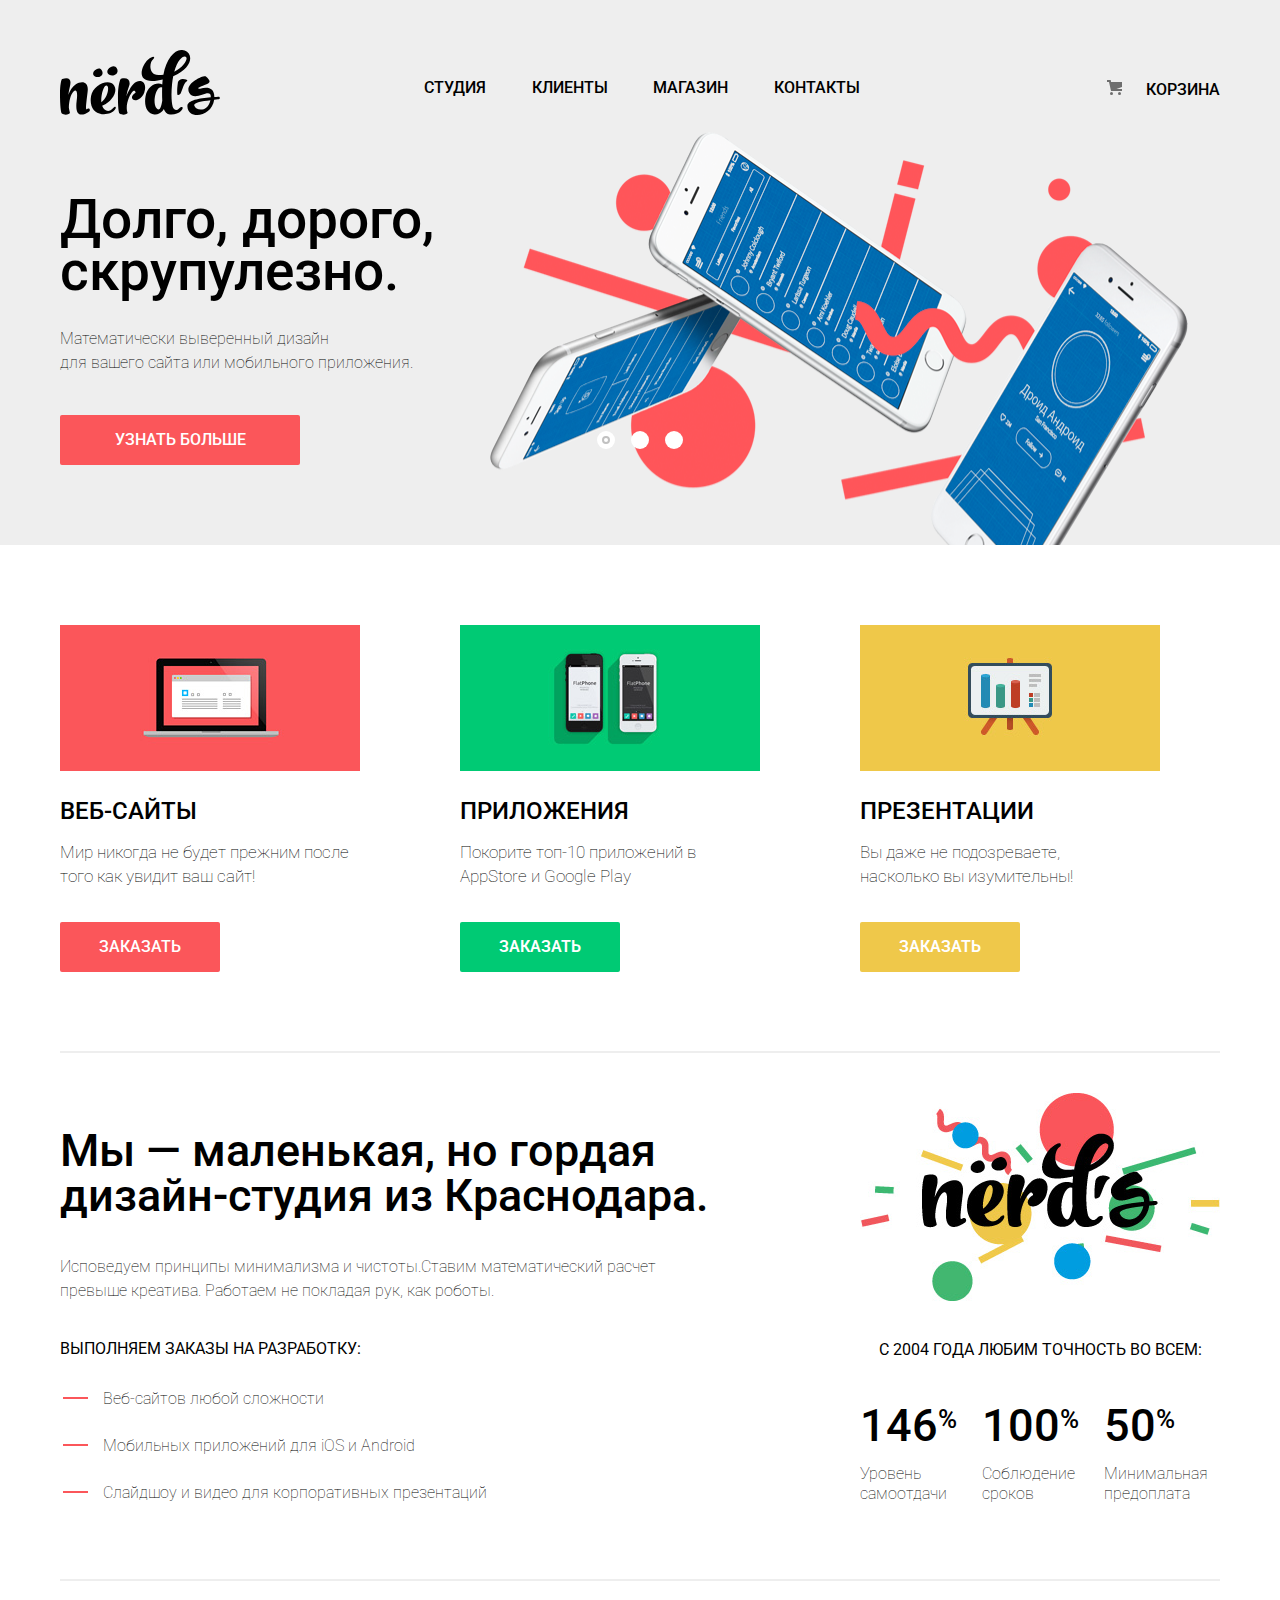
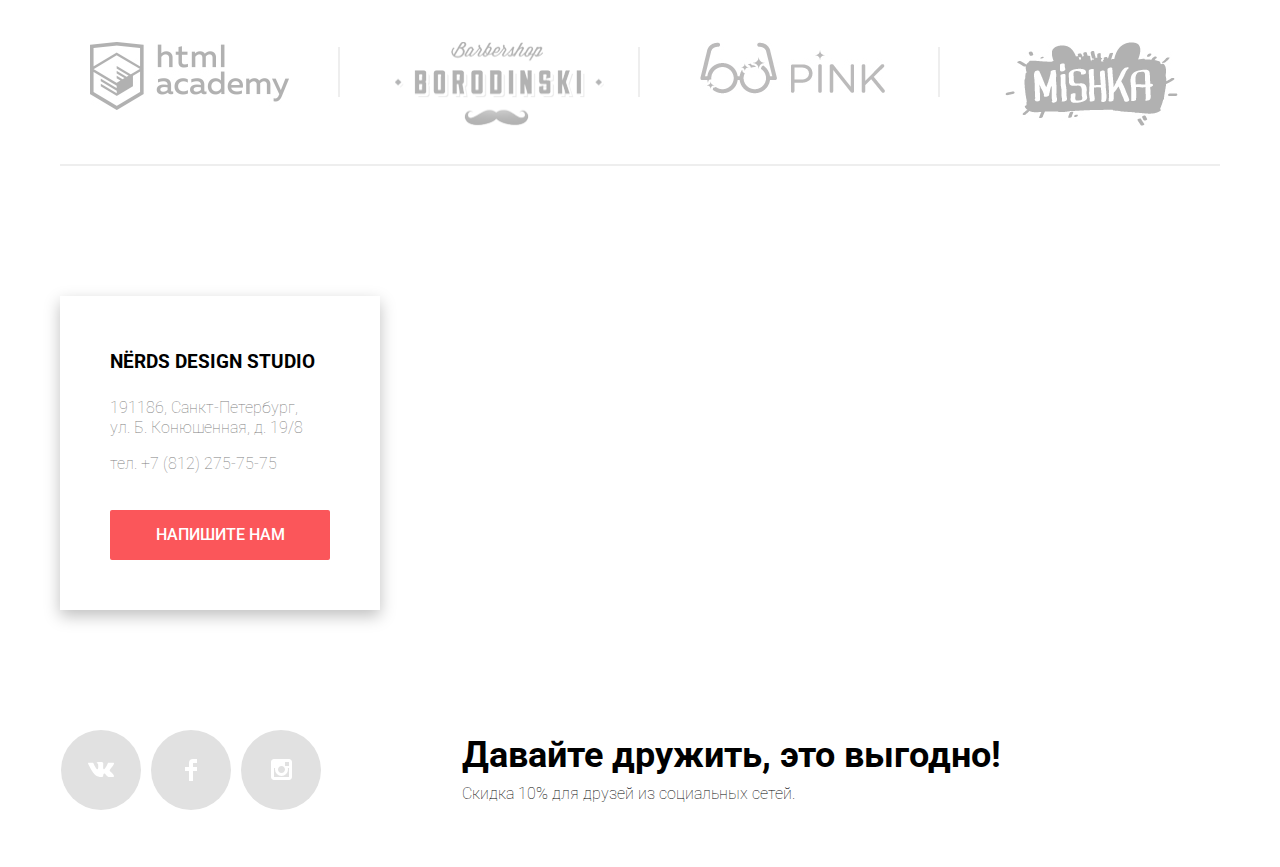
<file: index.html>
<!DOCTYPE html>
<html lang="ru">

<head>
    <meta charset="utf-8">
    <title>Главная - Нёрдс</title>
    <link rel="icon" href="img/favicon.png" type="image/jpg">
    <link href="css/normalize.css" rel="stylesheet">
    <link href="css/min.css" rel="stylesheet">
    <link href="https://fonts.googleapis.com/css?family=Roboto:400,500,700&amp;subset=cyrillic" rel="stylesheet">
</head>

<body>
    <!--Шапка сайта-->
    <header class="main-header">
        <nav class="main-navigation container">
            <a class="site-header-logo" href="index.html">
                <img src="./img/nerds-logo.svg" width="160" height="65" alt="Логотип для студии"> </a>
            <ul class="site-navigation">
                <li> <a href="index.html">Студия</a></li>
                <li> <a href="#">Клиенты</a></li>
                <li> <a href="catalog.html">Магазин</a></li>
                <li> <a href="#">Контакты</a></li>
            </ul>
            <a class="cart-link" href="#">
                <svg class="cart-icon" xmlns="http://www.w3.org/2000/svg" width="15" height="15" viewBox="0 0 15 15">
                    <circle cx="4.5" cy="13.5" r="1.5" />
                    <circle cx="12.5" cy="13.5" r="1.5" />
                    <path d="M15 2H4.07l-.422-2H0v2h2.031l1.985 9H15V9H9.441L15 6.951z" /></svg> Корзина </a>
        </nav>

        <!--Слайдер-->
        <section class="slider">
            <div class="container">
                <h2 class="visually-hidden">Преимущества</h2>
                <input class="visually-hidden" type="radio" id="product-1" name="toggle" checked>
                <input class="visually-hidden" type="radio" id="product-2" name="toggle">
                <input class="visually-hidden" type="radio" id="product-3" name="toggle">
                <div class="slider-controls">
                    <label class="slider-controls-item slider-controls-item--1" for="product-1">Первый</label>
                    <label class="slider-controls-item slider-controls-item--2" for="product-2">Второй</label>
                    <label class="slider-controls-item slider-controls-item--3" for="product-3">Третий</label>
                </div>
                <ul class="slider-list">
                    <li class="slider-item">
                        <h2 class="slider-head">Долго, дорого,<br> скрупулезно.</h2>
                        <p>Математически выверенный дизайн<br> для вашего сайта или мобильного приложения.</p>
                        <a class="slider-item-button button" href="#">Узнать больше</a>
                    </li>
                    <li class="slider-item">
                        <h2 class="slider-head">Любим математику <br>как никто другой</h2>
                        <p>Никакого креатива, только математические формулы для расчета идеальных пропорций.</p>
                        <a class="slider-item-button button" href="#">Узнать больше</a>
                    </li>
                    <li class="slider-item">
                        <h2 class="slider-head">Только ночь,<br> только хардкор</h2>
                        <p>Работать днем, как все? Мы против этого.<br> Ближе к полуночи работа только начинается.</p>
                        <a class="slider-item-button button" href="#">Узнать больше</a>
                    </li>
                </ul>
            </div>
        </section>

    </header>
    <main>
        <div class="container">
            <section class="services">
                <h1 class="visually-hidden">Что мы делаем</h1>
                <ul class="services-list">

                    <li class="services-item">
                        <h3>Веб-сайты</h3>
                        <p class="sevices-picture">
                            <img src="./img/illustration-1.jpg" width="300" height="146" alt="Веб-сайты">
                        </p>
                        <p class="services-text">Мир никогда не будет прежним
                            после того как увидит ваш сайт!</p>
                        <a href="#" class="button">Заказать</a>
                    </li>
                    <li class="services-item">

                        <h3>Приложения</h3>
                        <p class="sevices-picture">
                            <img src="img/illustration-2.jpg" width="300" height="146" alt="Приложения">
                        </p>
                        <p class="services-text">Покорите топ-10 приложений в AppStore и Google Play</p>
                        <a href="#" class="button-green">Заказать</a>
                    </li>
                    <li class="services-item">
                        <h3>Презентации</h3>
                        <p class="sevices-picture">
                            <img src="img/illustration-3.jpg" width="300" height="146" alt="Презентации">
                        </p>
                        <p class="services-text">Вы даже не подозреваете, <br> насколько вы изумительны!</p>
                        <a href="#" class="button-yellow">Заказать</a>
                    </li>
                </ul>
            </section>
            <!--Инфоблок-->
            <section class="info-block">
                <div class="info">
                    <h2>Мы — маленькая, но гордая
                        дизайн-студия из Краснодара. </h2>
                    <p>Исповедуем принципы минимализма и чистоты.Ставим математический расчет<br> превыше креатива. Работаем не покладая рук, как роботы.</p>
                    <b>Выполняем заказы на разработку:</b>
                    <ul class="info-list">
                        <li> Веб-сайтов любой сложности</li>
                        <li> Мобильных приложений для iOS и Android</li>
                        <li> Слайдшоу и видео для корпоративных презентаций</li>
                    </ul>
                </div>
                <div class="info-stats">
                    <h2 class="visually-hidden">Немного о нас</h2>
                    <img src="img/nerds-illustration.png" width="360" height="208" alt="Логотип студии">
                    <b> с 2004 года Любим точность во всем:</b>
                    <ul class="info-digits">
                        <li><b>146<sup>%</sup></b>
                            <p>Уровень самоотдачи</p>
                        </li>
                        <li><b>100<sup>%</sup></b>
                            <p>Соблюдение сроков</p>
                        </li>
                        <li><b>50<sup>%</sup></b>
                            <p>Минимальная предоплата</p>
                        </li>
                    </ul>
                </div>
            </section>
            <!--Клиенты-->
            <section class="clients">
                <h2 class="visually-hidden">Клиенты</h2>
                <div class="clients-list">
                    <ul>
                        <li class="client-logo"><a href="https://htmlacademy.ru/intensive/htmlcss"><img src="img/1-clients.jpg" width="199" height="68" alt="html-academy"></a></li>
                        <li class="client-logo"><a href="#"><img src="img/2-clients.jpg" width="209" height="87" alt="Borodinskiy"></a></li>
                        <li class="client-logo"><a href="#"><img src="img/3-clients.jpg" width="185" height="52" alt="Pink"></a></li>
                        <li class="client-logo"><a href="#"><img src="img/4-clients.jpg" width="173" height="84" alt="Mishka"></a></li>
                    </ul>
                </div>
            </section>
        </div>
        <!--Карта-->
        <section class="map">
            <div class="map-container">
                <div class="adress-on-map">
                    <h3>NЁRDS DESIGN STUDIO</h3>
                    <address>191186, Санкт-Петербург,
                        ул. Б. Конюшенная, д. 19/8
                        <p>тел. +7 (812) 275-75-75</p></address>
                    <a href="writeus.html" class="modal-button">Напишите нам</a>
                </div>
            </div>
            <h2 class="visually-hidden">Как до нас добраться?</h2>
            <iframe src="https://www.google.com/maps/embed?pb=!1m18!1m12!1m3!1d1998.6037999040354!2d30.322010416394033!3d59.938716271971415!2m3!1f0!2f0!3f0!3m2!1i1024!2i768!4f13.1!3m3!1m2!1s0x4696310fca5ba729%3A0xea9c53d4493c879f!2sBolshaya+Konyushennaya+ul.%2C+19%2C+Sankt-Peterburg%2C+Russia%2C+191186!5e0!3m2!1sen!2s!4v1441888483426"  allowfullscreen></iframe>
        </section>
    </main>
    <!--Футер-->
    <footer class="main-footer container">
        <ul class="footer-social">
            <li>
                <a class="social-button" href="#">
                    <svg class="social-icon" xmlns="http://www.w3.org/2000/svg" width="26" height="15" viewBox="0 0 26 15">
                        <path d="M16.138 11.51c.956-.309 2.18 2.04 3.483 2.939.978.681 1.727.534 1.727.534l3.473-.05s1.815-.112.957-1.554c-.071-.12-.503-1.069-2.585-3.022-2.177-2.043-1.882-1.712.739-5.244 1.597-2.153 2.236-3.468 2.036-4.028-.192-.539-1.365-.399-1.365-.399L20.69.713c-.381.001-.704.119-.851.515-.003.004-.621 1.666-1.445 3.079-1.741 2.989-2.436 3.148-2.724 2.961-.661-.433-.494-1.737-.494-2.664 0-2.897.432-4.105-.846-4.417-.427-.104-.739-.172-1.828-.182-1.392-.021-2.574 0-3.244.329-.445.223-.786.712-.579.74.26.035.843.16 1.155.586.401.552.389 1.789.389 1.789s.229 3.411-.54 3.834c-.528.29-1.25-.302-2.803-3.016-.793-1.388-1.392-2.922-1.392-2.922s-.116-.285-.326-.441c-.25-.185-.6-.244-.6-.244L.848.684S.29.7.085.946c-.182.218-.015.668-.015.668s2.909 6.881 6.203 10.347c3.02 3.182 6.452 2.971 6.452 2.971h1.555s.469-.054.709-.312c.224-.24.214-.691.214-.691s-.031-2.109.935-2.419z" /></svg>
                    <span class="visually-hidden">Вконтакте</span>
                </a>
            </li>
            <li>
                <a class="social-button" href="#">
                    <svg class="social-icon" xmlns="http://www.w3.org/2000/svg" width="12" height="22" viewBox="0 0 12 22">
                        <path d="M12 4V0H8a4 4 0 0 0-4 4v4H0v4h4v10h4V12h4V8H8V4h4z" />
                    </svg>
                    <span class="visually-hidden">Фейстбук</span>
                </a>
            </li>
            <li>
                <a class="social-button" href="#">
                    <svg class="social-icon" xmlns="http://www.w3.org/2000/svg" width="21" height="21" viewBox="0 0 21 21">
                        <path d="M18 0H3C1.35 0 0 1.35 0 3v15c0 1.65 1.35 3 3 3h15c1.65 0 3-1.35 3-3V3c0-1.65-1.35-3-3-3zm-7.5 7c1.93 0 3.5 1.57 3.5 3.5S12.43 14 10.5 14 7 12.43 7 10.5 8.57 7 10.5 7zM18 18H3V9h1.181A6.504 6.504 0 0 0 4 10.5a6.5 6.5 0 1 0 13 0 6.45 6.45 0 0 0-.181-1.5H18v9zm0-11h-4V3h4v4z" />
                    </svg>
                    <span class="visually-hidden">Инстаграм</span>
                </a>
            </li>
        </ul>
        <div class="last-text">
            <h2>Давайте дружить, это выгодно!</h2>
            <p>Cкидка 10% для друзей из социальных сетей.</p>
        </div>
    </footer>
    <!--Модальное окно обратной связи-->
    <section class="modal-form">
        <button class="modal-close" type="button"></button>
        <h2>Напишите нам</h2>
        <form action="https://echo.htmlacademy.ru" class="text-form" method="post">
            <div class="half-width-forms">
                <p class="user-info-left">
                    <label for="user-name">Ваше имя:</label>
                    <input id="user-name" type="text" name="user-name" placeholder="Представьтесь, пожалуйста" pattern="[A-Za-zА-Яа-я]{3,30}" required>
                </p>
                <p class="user-info-right">
                    <label for="user-email">Ваше e-mail:</label>
                    <input id="user-email" type="email" name="user-email" placeholder="Для отправки ответа" required>
                </p>
            </div>
            <p class="user-letter">
                <label for="user-text">Текст письма:</label>
                <textarea id="user-text" name="user-text" rows="5" placeholder="В свободной форме" required></textarea>
            </p>
            <button class="button" type="submit">Отправить</button>
        </form>
    </section>

    <script src="js/minscript.js"></script>
</body>

</html>
</file>
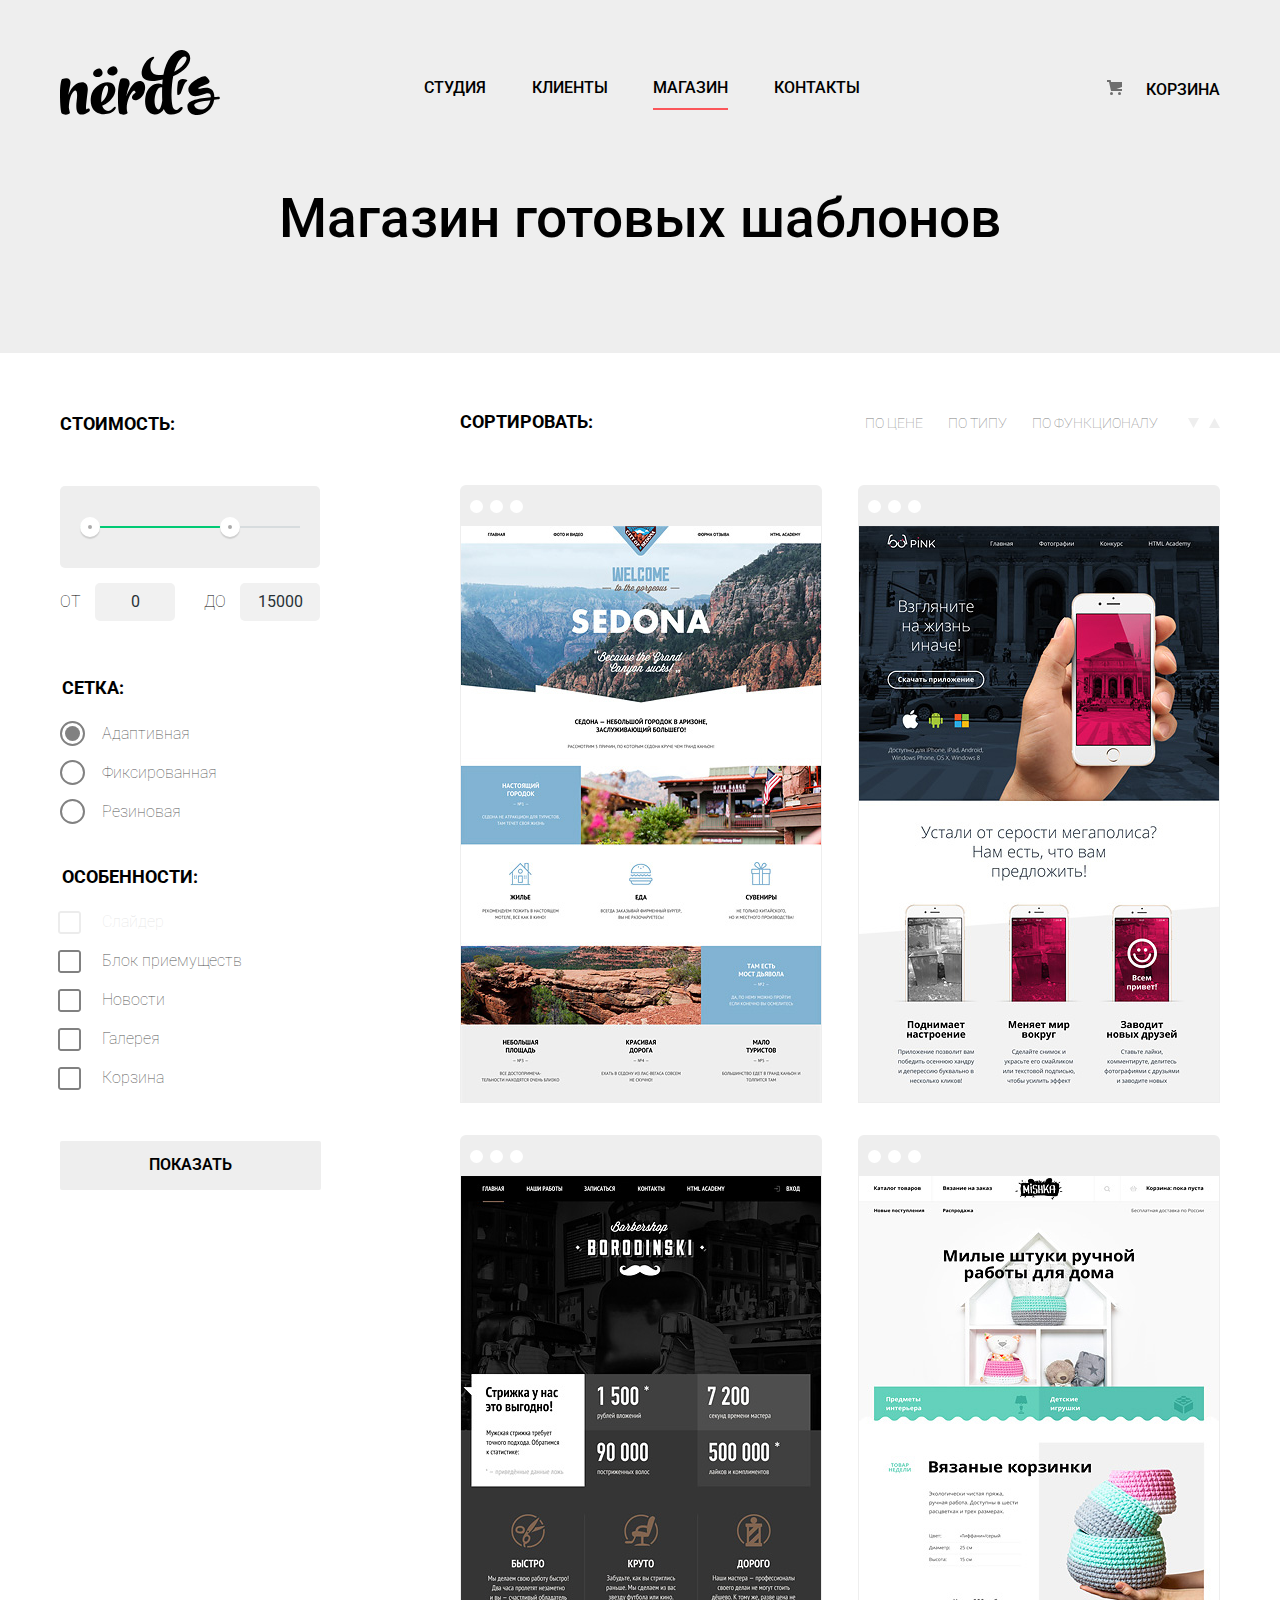
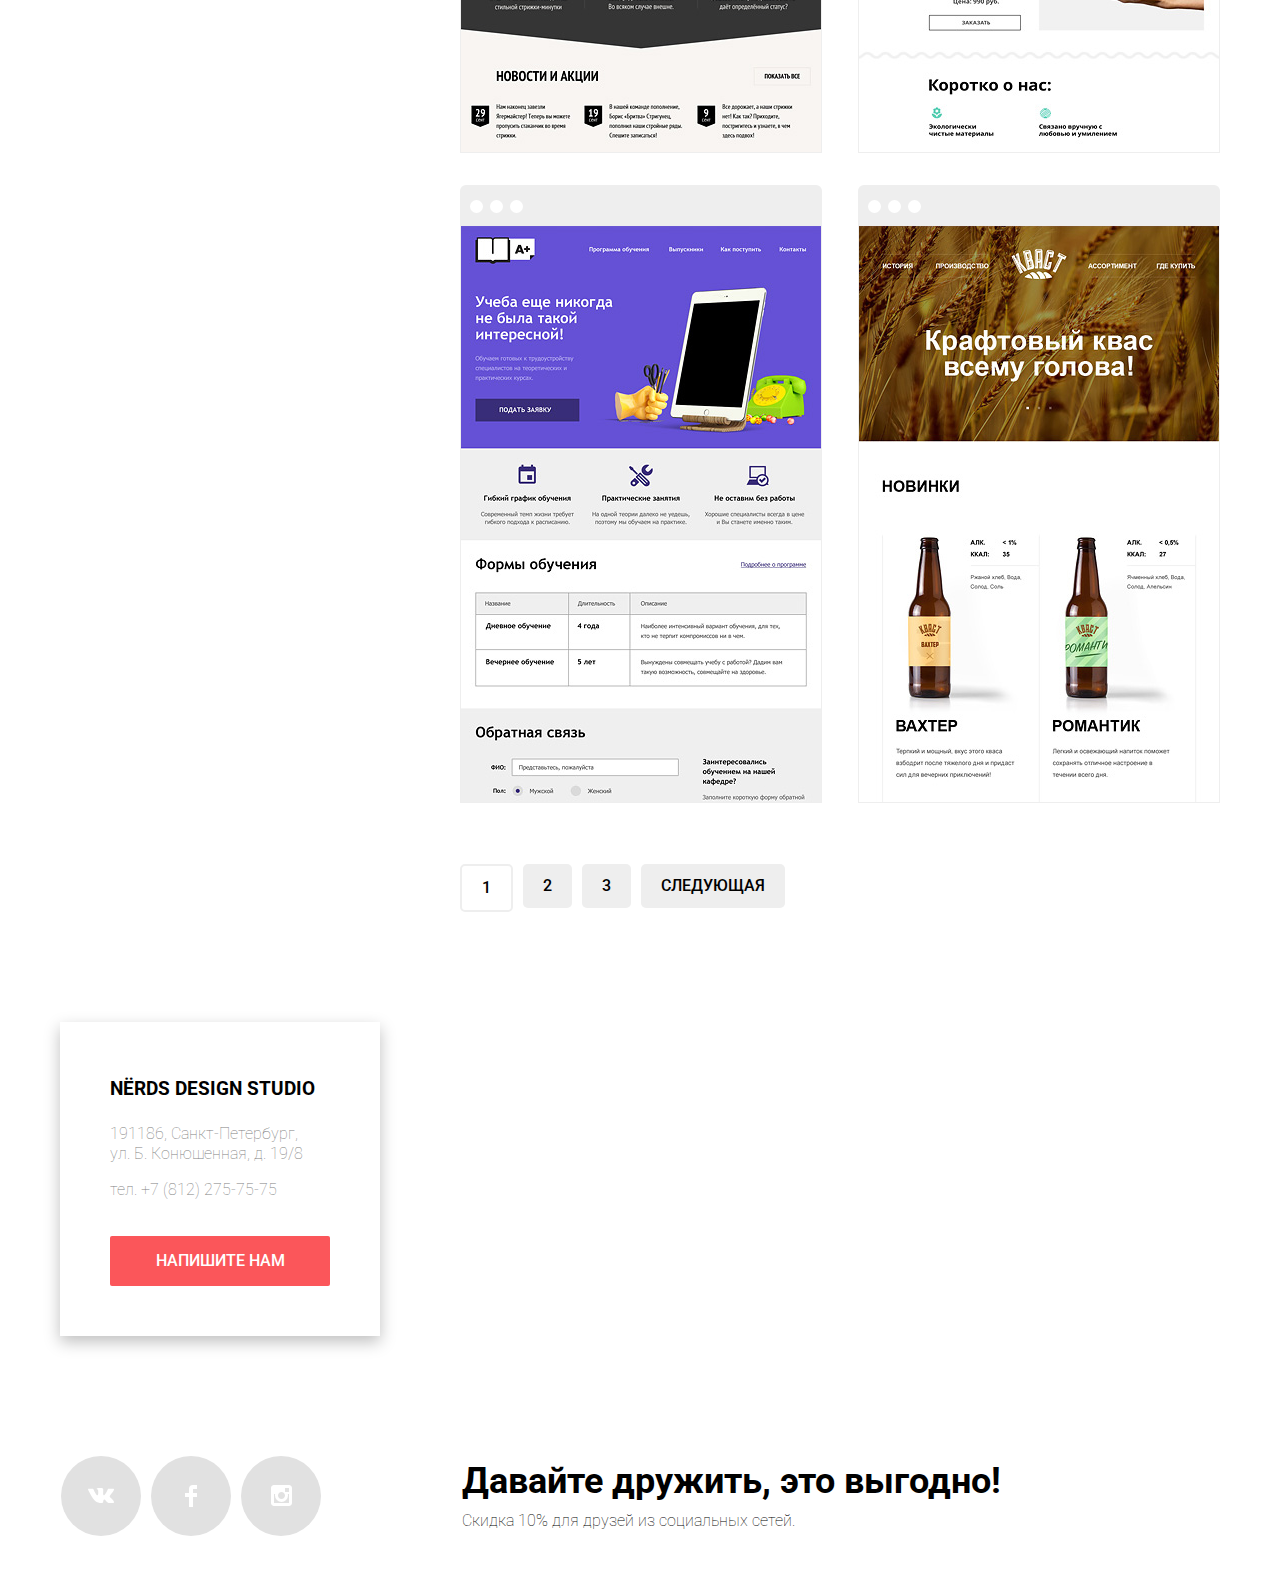
<file: catalog.html>
<!DOCTYPE html>
<html lang="ru">

<head>
    <meta charset="utf-8">
    <title>Каталог - Нёрдс</title>
    <link rel="icon" href="img/favicon.png" type="image/jpg">
    <link href="css/normalize.css" rel="stylesheet">
    <link href="css/min.css" rel="stylesheet">
    <link href="https://fonts.googleapis.com/css?family=Roboto:400,500,700&amp;subset=cyrillic" rel="stylesheet">
</head>

<body>
    <!--Шапка сайта-->
    <header class="main-header">
        <nav class="main-navigation container">

            <a class="site-header-logo" href="index.html">
                <img src="img/nerds-logo.svg" width="160" height="65" alt="Логотип для студии"> </a>
            <ul class="site-navigation">
                <li> <a href="index.html">Студия</a></li>
                <li> <a href="#">Клиенты</a></li>
                <li> <a class="active" href="catalog.html">Магазин</a></li>
                <li> <a href="#">Контакты</a></li>
            </ul>
            <a class="cart-link" href="#">
                <svg class="cart-icon" xmlns="http://www.w3.org/2000/svg" width="15" height="15" viewBox="0 0 15 15">
                    <circle cx="4.5" cy="13.5" r="1.5" />
                    <circle cx="12.5" cy="13.5" r="1.5" />
                    <path d="M15 2H4.07l-.422-2H0v2h2.031l1.985 9H15V9H9.441L15 6.951z" /></svg> Корзина </a>
        </nav>
        <h1 class="shop-page">Магазин готовых шаблонов</h1>
    </header>






    <main>
        <div class="catalog-columns container">
            <!--Сайдбар-->
            <aside class="sidebar">
                <form class="filters"  method="post" action="https://echo.htmlacademy.ru">
                    <h2 class="visually-hidden">Фильтр товаров</h2>
                    <fieldset class="filter-item">
                        <legend>Стоимость:</legend>
                        <div class="range-filter">
                            <div class="range-controls">
                                <div class="scale">
                                    <div class="bar" style="margin-left: 0%; width: 70%"></div>
                                </div>
                                <div class="toggle toggle-min"></div>
                                <div class="toggle toggle-max"></div>
                            </div>
                            <div class="price-controls">
                                <label class="min-price">от <input name="min-price" type="text" value="0"></label>
                                <label class="max-price">до <input name="max-price" type="text" value="15000"></label>
                            </div>
                        </div>
                    </fieldset>

                    <fieldset class="filter-option">
                        <legend>Сетка:</legend>
                        <ul>
                            <li class="filter-option">
                                <input class="visually-hidden filter-input filter-input-radio" type="radio" name="site-type" value="adaptive" id="adaptive" checked>
                                <label for="adaptive">Адаптивная</label>
                            </li>
                            <li class="filter-option">
                                <input class="visually-hidden filter-input filter-input-radio" type="radio" name="site-type" value="fixed" id="fixed">
                                <label for="fixed">Фиксированная</label>
                            </li>
                            <li class="filter-option">
                                <input class="visually-hidden filter-input filter-input-radio" type="radio" name="site-type" value="rubber" id="rubber">
                                <label for="rubber">Резиновая</label>
                            </li>
                        </ul>
                    </fieldset>

                    <fieldset class="filter-option">
                        <legend>Особенности:</legend>
                        <ul>
                            <li class="filter-option">
                                <input class="visually-hidden filter-input filter-input-checkbox" type="checkbox" name="slider" id="filter-slider" disabled>
                                <label for="filter-slider">Слайдер</label>
                            </li>
                            <li class="filter-option">
                                <input class="visually-hidden filter-input filter-input-checkbox" type="checkbox" name="features" id="filter-features">
                                <label for="filter-features">Блок приемуществ</label>
                            </li>
                            <li class="filter-option">
                                <input class="visually-hidden filter-input filter-input-checkbox" type="checkbox" name="news" id="filter-news">
                                <label for="filter-news">Новости</label>
                            </li>
                            <li class="filter-option">
                                <input class="visually-hidden filter-input filter-input-checkbox" type="checkbox" name="gallery" id="filter-gallery">
                                <label for="filter-gallery">Галерея</label>
                            </li>
                            <li class="filter-option">
                                <input class="visually-hidden filter-input filter-input-checkbox" type="checkbox" name="slider" id="filter-cart">
                                <label for="filter-cart">Корзина</label>
                            </li>
                        </ul>
                    </fieldset>
                    <button class="button-grey" type="submit">Показать</button>
                </form>
            </aside>
            <!--Каталог товаров-->


            <section class="catalog">
                <div class="sort-line">
                    <h3 class="fixed_h3">Сортировать:</h3>
                    <a href="#" class="catalog-sort-option">По цене</a>
                    <a href="#" class="catalog-sort-option">По типу</a>
                    <a href="#" class="catalog-sort-option">По функционалу</a>
                    <div class="catalog-arrows">
                        <a href="#" class="catalog-arrow-down"><svg xmlns="http://www.w3.org/2000/svg" width="11" height="10" viewBox="0 0 11 10">
                                <path d="M5.5 10L0 0h11" /></svg>
                            <span class="visually-hidden">Cортировка по убыванию</span></a>
                        <a href="#" class="catalog-arrow-up"><svg xmlns="http://www.w3.org/2000/svg" width="11" height="10" viewBox="0 0 11 10">
                                <path d="M5.5 0L0 10h11z" /></svg> <span class="visually-hidden">Сортировка по возрастанию</span></a>
                    </div>
                </div>


                <h2 class="visually-hidden">Товары</h2>
                <ul class="catalog-list">

                    <li class="catalog-item">


                        <div class="item-info">
                            <h3 class="catalog-item-title">
                                <a href="catalog-item.html">Sedona</a>
                            </h3>
                            <p class="catalog-item-text">Информационный сайт для туристов</p>
                            <a href="#" class="catalog-button">9900 PУБ.</a>
                        </div>

                        <div class="card-style"><img src="img/img-sedona.jpg" width="360" height="576" alt="SEDONA"></div>

                    </li>

                    <li class="catalog-item">


                        <div class="item-info">
                            <h3 class="catalog-item-title">
                                <a href="catalog-item.html">Pink App</a>
                            </h3>
                            <p class="catalog-item-text">Продуктовый лендинг
                                приложения для iOS и Android</p>
                            <a href="#" class="catalog-button">9900 PУБ.</a>
                        </div>

                        <div class="card-style"><img src="img/img-pink.jpg" width="360" height="576" alt="pink-app">
                        </div>

                    </li>

                    <li class="catalog-item">


                        <div class="item-info">
                            <h3 class="catalog-item-title">
                                <a href="catalog-item.html">Barbershop</a>
                            </h3>
                            <p class="catalog-item-text">Сайт салона красоты.Для мужчин, да.</p>
                            <a href="#" class="catalog-button">9900 PУБ.</a>
                        </div>

                        <div class="card-style"><img src="img/img-barbershop.jpg" width="360" height="576" alt="barbershop">
                        </div>


                    </li>

                    <li class="catalog-item">


                        <div class="item-info">
                            <h3 class="catalog-item-title">
                                <a href="catalog-item.html">MISHKA</a>
                            </h3>
                            <p class="catalog-item-text">Интернет-магазин
                                вязаных игрушек</p>
                            <a href="#" class="catalog-button">9900 PУБ.</a>
                        </div>

                        <div class="card-style"><img src="img/img-mishka.jpg" width="360" height="576" alt="mishka"></div>


                    </li>

                    <li class="catalog-item">


                        <div class="item-info">
                            <h3 class="catalog-item-title">
                                <a href="catalog-item.html">A Plus</a>
                            </h3>
                            <p class="catalog-item-text">Лендинг курсов повышения квалификации</p>
                            <a href="#" class="catalog-button">9900 PУБ.</a>
                        </div>

                        <div class="card-style"> <img src="img/img-aplus.jpg" width="360" height="576" alt="a-plus"></div>


                    </li>

                    <li class="catalog-item">

                        <div class="item-info">
                            <h3 class="catalog-item-title">
                                <a href="catalog-item.html">КВАСТ</a>
                            </h3>
                            <p class="catalog-item-text">Промо-сайт производителя
                                крафтового кваса</p>
                            <a href="#" class="catalog-button">9900 PУБ.</a>
                        </div>

                        <div class="card-style"> <img src="img/img-kvast.jpg" width="360" height="576" alt="kvast"></div>
                    </li>
                </ul>
                <!--Пагинация-->
                <ul class="pagination-list">
                    <li class="pagination-item pagination-item-current"><a>1</a></li>
                    <li class="pagination-item"><a href="#">2</a></li>
                    <li class="pagination-item"><a href="#">3</a></li>
                    <li class="pagination-item"><a href="#">Следующая</a></li>
                </ul>
            </section>
        </div>
        <!--Карта-->
        <section class="map">
            <div class="map-container">
                <div class="adress-on-map">
                    <h3>NЁRDS DESIGN STUDIO</h3>
                    <address>191186, Санкт-Петербург,
                        ул. Б. Конюшенная, д. 19/8
                        <p>тел. +7 (812) 275-75-75</p></address>
                    <a href="writeus.html" class="modal-button">Напишите нам</a>
                </div>
            </div>
            <h2 class="visually-hidden">Как до нас добраться?</h2>
            <iframe src="https://www.google.com/maps/embed?pb=!1m18!1m12!1m3!1d1998.6037999040354!2d30.322010416394033!3d59.938716271971415!2m3!1f0!2f0!3f0!3m2!1i1024!2i768!4f13.1!3m3!1m2!1s0x4696310fca5ba729%3A0xea9c53d4493c879f!2sBolshaya+Konyushennaya+ul.%2C+19%2C+Sankt-Peterburg%2C+Russia%2C+191186!5e0!3m2!1sen!2s!4v1441888483426" allowfullscreen></iframe>
        </section>
    </main>
    <!--Футер-->
    <footer class="main-footer container">
        <ul class="footer-social">
            <li><a class="social-button" href="#">
                    <svg class="social-icon" xmlns="http://www.w3.org/2000/svg" width="26" height="15" viewBox="0 0 26 15">
                        <path d="M16.138 11.51c.956-.309 2.18 2.04 3.483 2.939.978.681 1.727.534 1.727.534l3.473-.05s1.815-.112.957-1.554c-.071-.12-.503-1.069-2.585-3.022-2.177-2.043-1.882-1.712.739-5.244 1.597-2.153 2.236-3.468 2.036-4.028-.192-.539-1.365-.399-1.365-.399L20.69.713c-.381.001-.704.119-.851.515-.003.004-.621 1.666-1.445 3.079-1.741 2.989-2.436 3.148-2.724 2.961-.661-.433-.494-1.737-.494-2.664 0-2.897.432-4.105-.846-4.417-.427-.104-.739-.172-1.828-.182-1.392-.021-2.574 0-3.244.329-.445.223-.786.712-.579.74.26.035.843.16 1.155.586.401.552.389 1.789.389 1.789s.229 3.411-.54 3.834c-.528.29-1.25-.302-2.803-3.016-.793-1.388-1.392-2.922-1.392-2.922s-.116-.285-.326-.441c-.25-.185-.6-.244-.6-.244L.848.684S.29.7.085.946c-.182.218-.015.668-.015.668s2.909 6.881 6.203 10.347c3.02 3.182 6.452 2.971 6.452 2.971h1.555s.469-.054.709-.312c.224-.24.214-.691.214-.691s-.031-2.109.935-2.419z" /></svg>
                    <span class="visually-hidden">Вконтакте</span>
                </a>
            </li>
            <li>
                <a class="social-button" href="#">
                    <svg class="social-icon" xmlns="http://www.w3.org/2000/svg" width="12" height="22" viewBox="0 0 12 22">
                        <path d="M12 4V0H8a4 4 0 0 0-4 4v4H0v4h4v10h4V12h4V8H8V4h4z" />
                    </svg>
                    <span class="visually-hidden">Фейстбук</span>
                </a>
            </li>
            <li>
                <a class="social-button" href="#">
                    <svg class="social-icon" xmlns="http://www.w3.org/2000/svg" width="21" height="21" viewBox="0 0 21 21">
                        <path d="M18 0H3C1.35 0 0 1.35 0 3v15c0 1.65 1.35 3 3 3h15c1.65 0 3-1.35 3-3V3c0-1.65-1.35-3-3-3zm-7.5 7c1.93 0 3.5 1.57 3.5 3.5S12.43 14 10.5 14 7 12.43 7 10.5 8.57 7 10.5 7zM18 18H3V9h1.181A6.504 6.504 0 0 0 4 10.5a6.5 6.5 0 1 0 13 0 6.45 6.45 0 0 0-.181-1.5H18v9zm0-11h-4V3h4v4z" />
                    </svg>
                    <span class="visually-hidden">Инстаграм</span>
                </a>
            </li>
        </ul>
        <div class="last-text">
            <h2>Давайте дружить, это выгодно!</h2>
            <p>Cкидка 10% для друзей из социальных сетей.</p>
        </div>
    </footer>
    <section class="modal-form">
        <button class="modal-close" type="button"></button>
        <h2>Напишите нам</h2>
        <form action="https://echo.htmlacademy.ru" class="text-form" method="post">
            <div class="half-width-forms">
                <p class="user-info-left">
                    <label for="user-name">Ваше имя:</label>
                    <input id="user-name" type="text" name="user-name" placeholder="Представьтесь, пожалуйста" pattern="[A-Za-zА-Яа-я]{3,30}" required>
                </p>
                <p class="user-info-right">
                    <label for="user-email">Ваше e-mail:</label>
                    <input id="user-email" type="email" name="user-email" placeholder="Для отправки ответа" required>
                </p>
            </div>
            <p class="user-letter">
                <label for="user-text">Текст письма:</label>
                <textarea id="user-text" name="user-text" rows="5" placeholder="В свободной форме" required></textarea>
            </p>
            <button class="button" type="submit">Отправить</button>
        </form>
    </section>
    <script src="js/minscript.js"></script>
</body>

</html>
</file>
<file: css/min.css>
@-webkit-keyframes bounce {
    0% {
        -webkit-transform: translateY(-2000px);
        transform: translateY(-2000px)
    }

    70% {
        -webkit-transform: translateY(30px);
        transform: translateY(30px)
    }

    90% {
        -webkit-transform: translateY(-10px);
        transform: translateY(-10px)
    }

    to {
        -webkit-transform: translateY(0);
        transform: translateY(0)
    }
}

@keyframes bounce {
    0% {
        -webkit-transform: translateY(-2000px);
        transform: translateY(-2000px)
    }

    70% {
        -webkit-transform: translateY(30px);
        transform: translateY(30px)
    }

    90% {
        -webkit-transform: translateY(-10px);
        transform: translateY(-10px)
    }

    to {
        -webkit-transform: translateY(0);
        transform: translateY(0)
    }
}

@-webkit-keyframes shake {
    0%,to {
        -webkit-transform: translateX(0);
        transform: translateX(0)
    }

    10%,30%,50%,70%,90% {
        -webkit-transform: translateX(-10px);
        transform: translateX(-10px)
    }

    20%,40%,60%,80% {
        -webkit-transform: translateX(10px);
        transform: translateX(10px)
    }
}

@keyframes shake {
    0%,to {
        -webkit-transform: translateX(0);
        transform: translateX(0)
    }

    10%,30%,50%,70%,90% {
        -webkit-transform: translateX(-10px);
        transform: translateX(-10px)
    }

    20%,40%,60%,80% {
        -webkit-transform: translateX(10px);
        transform: translateX(10px)
    }
}

.main-header,body {
    color: #000;
    font-size: 16px
}

body {
    margin: 0;
    padding: 0;
    font-family: "Roboto","Arial",sans-serif;
    font-weight: 100;
    line-height: 24px
}

.container {
    width: 1200px;
    margin: 0 auto;
    padding: 0 20px;
    box-sizing: border-box
}

a {
    text-decoration: none
}

iframe {
    border: 0;
    width: 100%;
    min-height: 420px
}

.main-header {
    padding-top: 55px;
    line-height: 30px;
    background-color: #eee;
    list-style: none
}

.main-navigation,.site-navigation {
    display: flex;
    justify-content: space-between;
    align-items: center;
    list-style: none
}

.main-navigation {
    text-transform: uppercase;
    color: #000
}

.main-navigation a:hover {
    color: #e74246
}

.main-navigation a:active {
    color: gray
}

.site-navigation {
    width: 436px;
    margin: 0;
    padding: 0
}

.cart-navigation a,.main-navigation a {
    font-weight: 500;
    color: #000
}

.site-navigation,.site-navigation li {
    position: relative
}

.site-navigation .active::after {
    content: "";
    position: absolute;
    bottom: -7px;
    left: 0;
    right: 0;
    display: block;
    width: 100%;
    height: 2px;
    background-color: #fb565a
}

.site-header-logo {
    order: 0;
    margin-top: -5px;
    width: 117px;
    height: 70px
}

.site-header-logo:active {
    opacity: .3
}

.cart-icon {
    margin-top: 10px;
    padding-right: 20px;
    fill: #6e6e6e
}

.main-navigation-wrapper {
    display: flex;
    justify-content: space-between;
    width: 440px;
    margin: 0;
    padding: 0;
    align-items: center;
    list-style: none
}

.visually-hidden:not(:focus):not(:active),input[type=checkbox].visually-hidden,input[type=radio].visually-hidden {
    position: absolute;
    width: 1px;
    height: 1px;
    margin: -1px;
    border: 0;
    padding: 0;
    white-space: nowrap;
    -webkit-clip-path: inset(100%);
    clip-path: inset(100%);
    clip: rect(0 0 0 0);
    overflow: hidden
}

.info {
    width: 760px
}

.info-list li:before {
    content: "";
    display: inline-block;
    vertical-align: middle;
    width: 25px;
    height: 2px;
    background-color: #fb565a;
    margin: 0 11px 4px -37px
}

.info-list li {
    padding-top: 10px;
    margin-bottom: 13px
}

.last-text h2 {
    font-weight: 700;
    font-size: 36px;
    line-height: 45px
}

.modal-form h2,.slider-list h2 {
    font-weight: 500;
    margin-bottom: 30px;
    font-size: 55px;
    line-height: 52px
}

.info h2 {
    margin-top: -5px;
    font-size: 45px;
    font-weight: 500;
    line-height: 45px
}

.services-item h3 {
    margin: 0;
    padding-top: 5px;
    font-size: 24px;
    font-weight: 500
}

.legend,.services-item h3 {
    text-transform: uppercase
}

.clients-list ul {
    display: flex;
    justify-content: space-between;
    padding-bottom: 30px;
    padding-top: 45px;
    padding-left: 30px
}

.clients {
    position: relative;
    margin-bottom: 50px;
    background-image: url(../img/divider.png);
    background-position: bottom,0,0;
    background-repeat: no-repeat,repeat
}

.clients-list::after {
    position: absolute;
    left: 578px;
    top: 50px;
    width: 2px;
    height: 50px;
    display: block;
    background-color: #eee;
    content: "";
    box-shadow: -300px 0 0 #eee,300px 0 0 #eee
}

.client-logo {
    opacity: .3;
    width: 215px
}

.client-logo:hover,.filter-option label:hover {
    opacity: 1
}

.client-logo:active {
    opacity: .1
}

.button,.shop-page {
    text-align: center;
    font-weight: 500
}

.shop-page {
    padding-top: 115px;
    padding-bottom: 120px;
    margin-top: -32px;
    font-size: 55px
}

.info p {
    margin: 0;
    padding-bottom: 34px
}

.button {
    font-family: "Roboto","Arial",sans-serif;
    width: 160px;
    display: block;
    padding: 13px 0;
    font-size: 16px;
    text-decoration: none;
    border: 0;
    color: #fff;
    border-radius: 2px;
    vertical-align: middle;
    text-transform: uppercase;
    background-color: #fb565a
}

.button:focus,.button:hover {
    background-color: #e74246
}

.button:active {
    color: rgba(255,255,255,.302);
    box-shadow: inset 0 3px 0 0 rgba(0,0,0,.2);
    background-color: #d7373b
}

.button-green {
    width: 160px;
    display: block;
    padding: 13px 0;
    font-size: 16px;
    font-weight: 600;
    border-radius: 2px;
    text-align: center;
    color: #fff;
    vertical-align: middle;
    text-transform: uppercase;
    background-color: #00ca74;
    border: 0
}

.button-green:focus,.button-green:hover {
    background-color: #00bc6c
}

.button-green:active {
    color: rgba(255,255,255,.302);
    box-shadow: inset 0 3px 0 0 rgba(0,0,0,.2);
    background-color: #00aa62
}

.button-yellow {
    width: 160px;
    display: block;
    padding: 13px 0;
    font-size: 16px;
    font-weight: 600;
    border-radius: 2px;
    text-align: center;
    color: #fff;
    vertical-align: middle;
    text-transform: uppercase;
    background-color: #efc84a;
    border: 0
}

.button-yellow:focus,.button-yellow:hover {
    background-color: #eab534
}

.button-yellow:active {
    color: rgba(255,255,255,.302);
    box-shadow: inset 0 3px 0 0 rgba(0,0,0,.2);
    background-color: #e5a722
}

.button-grey {
    color: #000;
    font-weight: 600;
    font-size: 16px;
    margin-top: 10px;
    padding: 15px 89px;
    text-align: center;
    vertical-align: middle;
    text-transform: uppercase;
    border-radius: 2px;
    background-color: #eee;
    border: 0
}

.button-grey:focus,.button-grey:hover {
    background-color: #dfdfdf;
    outline: 0
}

.button-grey:active {
    color: rgba(0,0,0,.302);
    box-shadow: inset 0 3px 0 0 rgba(0,0,0,.2);
    background-color: #d5d5d5
}

.services {
    background-image: url(../img/divider.png);
    background-position: bottom,0,0;
    background-repeat: no-repeat,repeat
}

.services-list {
    display: flex;
    flex-wrap: wrap;
    justify-content: space-between;
    margin: 0;
    padding: 64px 0 2px;
    list-style: none
}

.services-text {
    font-weight: 100;
    font-size: 17px;
    padding-bottom: 17px
}

.services-item {
    width: 300px;
    display: flex;
    padding-right: 60px;
    padding-bottom: 79px;
    flex-direction: column
}

.sevices-picture {
    order: -1
}

.catalog-columns,.catalog-list {
    display: flex;
    justify-content: space-between
}

.catalog-list {
    width: 760px;
    flex-wrap: wrap;
    padding: 0;
    list-style: none
}

.catalog-item-title a {
    color: #000
}

.card-style {
    width: 360px;
    height: 576px;
    background-color: #fff;
    border: 1px solid #eee;
    border-top: 0
}

.catalog-item {
    width: 362px;
    height: 576px;
    padding-top: 41px;
    background-color: #eee;
    border-radius: 6px;
    margin-bottom: 33px;
    position: relative
}

.catalog-item:hover {
    background-color: #4d4d4d;
    border-top: 0;
    box-shadow: 0 6px 15px 0 rgba(0,1,1,.25)
}

.item-info {
    left: 0;
    bottom: 0;
    opacity: 0;
    width: 360px;
    z-index: 100;
    position: absolute
}

.catalog-item:hover .item-info {
    opacity: 1;
    width: 362px;
    z-index: 1001;
    padding: 40px 80px;
    text-align: center;
    position: absolute;
    box-sizing: border-box;
    background-color: #eee
}

.catalog-button {
    font-family: "Roboto","Arial",sans-serif;
    width: 200px;
    display: block;
    padding: 13px 0;
    font-size: 16px;
    text-transform: uppercase;
    text-align: center;
    text-decoration: none;
    border: 0;
    color: #fff;
    font-weight: 500;
    border-radius: 2px;
    vertical-align: middle;
    background-color: #fb565a
}

.catalog-button:focus,.catalog-button:hover {
    background-color: #e74246
}

.catalog-button:active {
    color: rgba(255,255,255,.302);
    box-shadow: inset 0 3px 0 0 rgba(0,0,0,.2);
    background-color: #d7373b
}

.catalog-item-text {
    padding: 0;
    text-align: center;
    text-transform: none;
    color: #666
}

.catalog-item::after {
    content: "";
    position: absolute;
    left: 30px;
    top: 15px;
    display: inline-block;
    vertical-align: middle;
    width: 5px;
    height: 5px;
    padding: 4px;
    background-color: #fff;
    border-radius: 50%;
    box-shadow: -20px 0 0 #fff,20px 0 0 #fff
}

.filter-option,fieldset {
    border: 0
}

.filter fieldset:first-child {
    margin-bottom: 35px
}

.filter legend {
    font-size: 24px;
    line-height: 30px
}

.filter ul {
    padding: 0;
    margin: 0;
    list-style: none;
    line-height: 18px
}

.filter-option {
    position: relative;
    margin-bottom: 15px;
    padding-left: 0
}

.filter-option legend {
    font-weight: 700;
    font-size: 18px;
    text-transform: uppercase
}

.filter-option label {
    opacity: .7;
    position: relative;
    display: block;
    cursor: pointer;
    -webkit-user-select: none;
    -moz-user-select: none;
    -ms-user-select: none;
    user-select: none
}

.filter-input:focus+label,.filter-input:hover+label {
    color: #4d4d4d
}

.filter-input-checkbox+label::before {
    content: "";
    position: absolute;
    top: 1px;
    left: -44px;
    width: 27px;
    height: 23px;
    background-image: url(../img/checkbox-off.svg);
    background-repeat: no-repeat;
    background-position: 0 0
}

.filter-input-checkbox:checked+label::after {
    content: "";
    position: absolute;
    top: 1px;
    left: -44px;
    width: 27px;
    height: 23px;
    background-image: url(../img/checkbox-on.svg);
    background-repeat: no-repeat;
    background-position: 0 0
}

.filter-input-radio+label::before {
    content: "";
    position: absolute;
    left: -42px;
    top: -1px;
    border: 2px solid #4d4d4d;
    border-radius: 50%;
    width: 21px;
    height: 21px;
    background-repeat: no-repeat
}

.filter-input:disabled+label {
    color: #000;
    opacity: .1
}

.filter-input-radio:checked+label::after {
    content: "";
    position: absolute;
    top: 4px;
    left: -37px;
    width: 15px;
    height: 15px;
    border-radius: 50%;
    background-color: #4d4d4d;
    background-repeat: no-repeat
}

.main-footer {
    display: flex
}

.footer-social {
    width: 260px;
    display: flex;
    padding: 41px 1px
}

.clients li,.filter-option li,.footer-social li,.info-digits li,.info-list li,.pagination-list li {
    list-style: none
}

.social-button {
    display: flex;
    width: 80px;
    height: 80px;
    margin-right: 10px;
    background: #e1e1e1;
    border-radius: 50%;
    justify-content: center;
    align-items: center
}

.social-icon {
    fill: #fff
}

.social-button:hover {
    background: #e74246
}

.social-button:active {
    box-shadow: inset 0 3px 0 0 rgba(0,0,0,0.3);
    background: #d7373b
}

.social-button svg:active {
    opacity: 0.5;
}

.last-text {
    width: 760px;
    margin-left: 140px;
    padding: 30px 0 0
}

.last-text p {
    margin-top: -25px
}

.modal-button {
    font-family: "Roboto","Arial",sans-serif;
    width: 220px;
    display: block;
    padding: 13px 0;
    font-size: 16px;
    text-align: center;
    text-decoration: none;
    border: 0;
    color: #fff;
    font-weight: 500;
    border-radius: 2px;
    vertical-align: middle;
    text-transform: uppercase;
    background-color: #fb565a
}

.modal-button:focus,.modal-button:hover {
    background-color: #e74246
}

.modal-button:active {
    color: rgba(255,255,255,.302);
    box-shadow: inset 0 3px 0 0 rgba(0,0,0,.2);
    background-color: #d7373b
}

.modal-form {
    box-sizing: border-box;
    display: none;
    width: 960px;
    z-index: 500;
    color: #000;
    position: fixed;
    left: 50%;
    top: 120px;
    margin-left: -480px;
    padding: 30px 80px 50px;
    background-color: #fff;
    box-shadow: 0 20px 40px rgba(0,1,1,.5)
}

.modal-show {
    display: block;
    -webkit-animation: bounce .6s;
    animation: bounce .6s
}

.half-width-forms {
    width: 540px;
    display: flex;
    justify-content: space-between
}

.text-form input[type=email],.text-form input[type=text] {
    outline: 0;
    display: inline;
    width: 320px;
    font-weight: 100;
    color: #000
}

.user-info-left,.user-info-right,.user-letter {
    font-weight: 700;
    width: 100px
}

.user-info-left input,.user-info-right input,.user-letter textarea {
    width: 360px;
    font-family: "Roboto","Arial",sans-serif;
    font-size: 14px;
    line-height: 18px;
    padding: 10px 15px;
    border: 2px solid #d7dcde;
    border-radius: 4px
}

.user-letter textarea {
    outline: 0;
    width: 760px;
    margin-bottom: 48px;
    resize: none
}

.user-info-left input:hover,.user-info-right input:hover,.user-letter textarea:hover {
    border: 2px solid #b4b9bb
}

.user-info-left input:focus,.user-info-right input:focus,.user-letter textarea:focus {
    border: 2px solid #000
}

.text-form input[type=email]:invalid:not(:focus):not(:placeholder-shown),.text-form input[type=text]:invalid:not(:focus):not(:placeholder-shown) {
    border: 2px solid red
}

.modal-close {
    background-color: transparent;
    width: 50px;
    height: 50px;
    font-size: 0;
    border: 0;
    position: absolute;
    top: 50px;
    right: 70px;
    cursor: pointer
}

.modal-close:hover {
    outline: 0;
    opacity: 1
}

.modal-close,.modal-close:active {
    outline: 0;
    opacity: .5
}

.modal-close::after,.modal-close::before {
    content: "";
    position: absolute;
    width: 25px;
    height: 5px;
    background-color: red;
    top: 30px;
    left: 10px
}

.modal-close::before {
    -webkit-transform: rotate(45deg);
    transform: rotate(45deg)
}

.modal-close::after {
    -webkit-transform: rotate(-45deg);
    transform: rotate(-45deg)
}

.slider {
    position: relative;
    background-color: #eee
}

.slider-controls {
    position: absolute;
    left: 50%;
    bottom: 104px;
    z-index: 100;
    width: 160px;
    height: 18px;
    text-align: center;
    font-size: 0;
    -webkit-transform: translateX(-50%);
    transform: translateX(-50%)
}

.slider-controls label {
    position: relative;
    vertical-align: middle;
    display: inline-block;
    width: 18px;
    height: 18px;
    padding: 8px;
    border-radius: 50%;
    cursor: pointer
}

.slider-controls label::after {
    content: "";
    position: absolute;
    top: 8px;
    left: 8px;
    z-index: 1;
    width: 18px;
    height: 18px;
    background: #fff;
    border-radius: 50%
}

.slider-list {
    margin: 0;
    padding: 0
}

.slider-item {
    display: none;
    margin: 0;
    padding: 27px 0 80px
}

.slider-item-button {
    padding: 10px 40px;
    margin-top: 40px
}

.slider-item:nth-child(1) {
    background-image: url(../img/slide1.png);
    background-repeat: no-repeat;
    background-position: 93% 12px
}

.slider-item:nth-child(2),.slider-item:nth-child(3) {
    background-image: url(../img/slide2.png);
    background-repeat: no-repeat;
    background-position: 100% 0
}

.slider-item:nth-child(3) {
    background-image: url(../img/slide3.png);
    background-position: 100% 20px
}

#product-1:checked~.slider-list .slider-item:nth-child(1),#product-2:checked~.slider-list .slider-item:nth-child(2),#product-3:checked~.slider-list .slider-item:nth-child(3) {
    display: block
}

#product-1:checked~.slider-controls .slider-controls-item--1::before,#product-2:checked~.slider-controls .slider-controls-item--2::before,#product-3:checked~.slider-controls .slider-controls-item--3::before {
    content: "";
    position: absolute;
    left: 13px;
    top: 13px;
    z-index: 2;
    width: 4px;
    height: 4px;
    background-color: inherit;
    border: 2px solid #c1c1c1;
    border-radius: 50%
}

.slider-item p {
    max-width: 430px;
    line-height: 24px;
    margin: 0 0 28px
}

.info-block {
    display: flex;
    justify-content: space-between;
    padding-bottom: 45px;
    padding-top: 80px;
    background-image: url(../img/divider.png);
    background-position: bottom,0,0;
    background-repeat: no-repeat,repeat
}

.info-block img {
    padding: 0;
    font-weight: 300;
    margin-top: -40px;
    margin-bottom: 30px
}

.info-block b {
    margin: 0;
    text-transform: uppercase
}

.info-digits {
    margin-top: 40px;
    display: flex;
    padding: 0
}

.info-digits li {
    text-align: left;
    padding-top: 12px;
    width: 110px;
    padding-right: 25px
}

.info-digits b {
    font-weight: 500;
    font-size: 45px
}

.info-digits sup {
    font-size: 26px
}

.info-digits p {
    line-height: 20px
}

.info-stats {
    width: 360px;
    text-align: center
}

.filter-item {
    padding: 0;
    border: 0;
    margin: 22px 0 0
}

.range-filter {
    width: 260px;
    margin-top: 50px
}

.filter-item legend {
    font-size: 18px;
    line-height: 24px;
    text-transform: uppercase;
    font-weight: 700
}

.range-controls {
    position: relative;
    box-sizing: border-box;
    padding: 40px 20px;
    background-color: #eee;
    margin-bottom: 15px;
    border-radius: 5px
}

.range-controls .scale {
    height: 2px;
    background: #d7dcde
}

.range-controls .bar {
    height: 2px;
    background: #00ca74
}

.range-controls .toggle {
    position: absolute;
    top: 31px;
    left: 0;
    width: 4px;
    height: 4px;
    padding: 0;
    border: 8px solid #fff;
    background-color: #ababab;
    box-shadow: 0 2px 1px 0 #cfcfcf;
    border-radius: 50%;
    cursor: pointer
}

.range-controls .toggle-min {
    left: 20px
}

.range-controls .toggle-max {
    left: 160px
}

.price-controls {
    display: flex;
    font-size: 0
}

.pagination-item a,.price-controls label {
    display: inline-block;
    vertical-align: middle
}

.price-controls label {
    width: 50%;
    font-size: 16px;
    text-transform: uppercase
}

.price-controls input {
    width: 60px;
    padding: 10px;
    margin-left: 10px;
    font-family: "Roboto","Arial",sans-serif;
    font-size: 16px;
    text-align: center;
    color: #283136;
    border: 0;
    border-radius: 5px;
    background: #f1f1f1
}

.max-price {
    text-align: right;
    padding-bottom: 55px
}

.pagination-list {
    color: #000;
    display: flex;
    padding-left: 0;
    font-weight: 500;
    margin-bottom: -20px
}

.pagination-item {
    margin-right: 10px;
    margin-top: 13px
}

.pagination-item a {
    box-sizing: border-box;
    background-color: #eee;
    border-radius: 5px;
    padding: 10px 20px;
    text-align: center;
    color: #000
}

.pagination-item-current a {
    background-color: #fff;
    border: 2px solid #eee
}

.pagination-item a[href]:focus,.pagination-item a[href]:hover {
    background-color: #dfdfdf
}

.pagination-item a[href]:active {
    color: #000;
    box-shadow: inset 0 3px 0 0 rgba(0,0,0,.2);
    background-color: #d5d5d5
}

.map-container {
    width: 1200px;
    position: relative;
    padding: 0 20px;
    box-sizing: border-box;
    margin: 80px auto auto;
    background-color: #e4e4e4
}

.adress-on-map {
    box-sizing: border-box;
    display: block;
    content: "";
    position: absolute;
    left: 20px;
    top: 50px;
    z-index: 3;
    width: 320px;
    background-color: #fff;
    box-shadow: 0 6px 15px 0 rgba(0,1,1,.25);
    padding: 36px 60px 50px 50px
}

.adress-on-map address {
    padding-top: 5px;
    font-style: normal;
    margin: 0;
    color: gray;
    font-size: 16px;
    line-height: 20px;
    padding-bottom: 20px
}

.fixed_h3 {
    font-weight: 700
}

.catalog {
    display: block;
    text-transform: uppercase
}

.sort-line {
    display: flex;
    vertical-align: top;
    align-items: baseline;
    justify-content: space-between;
    margin-bottom: 50px;
    margin-top: 20px
}

.catalog-sort-option {
    padding-left: 25px;
    font-size: 14px;
    color: gray
}

.catalog-sort-option:active,.catalog-sort-option:hover {
    color: #000
}

.catalog-sort-option:checked {
    color: red
}

.sort-line h3 {
    font-size: 18px;
    margin: 0 auto 0 0
}

.catalog-arrows {
    display: flex;
    vertical-align: middle;
    padding-left: 30px
}

.catalog-arrow-down,.catalog-arrow-up {
    width: 11px;
    height: 10px;
    fill: #eee
}

.catalog-arrow-down {
    padding-right: 10px
}

.catalog-arrow-down:hover,.catalog-arrow-up:hover {
    fill: #000
}
</file>
